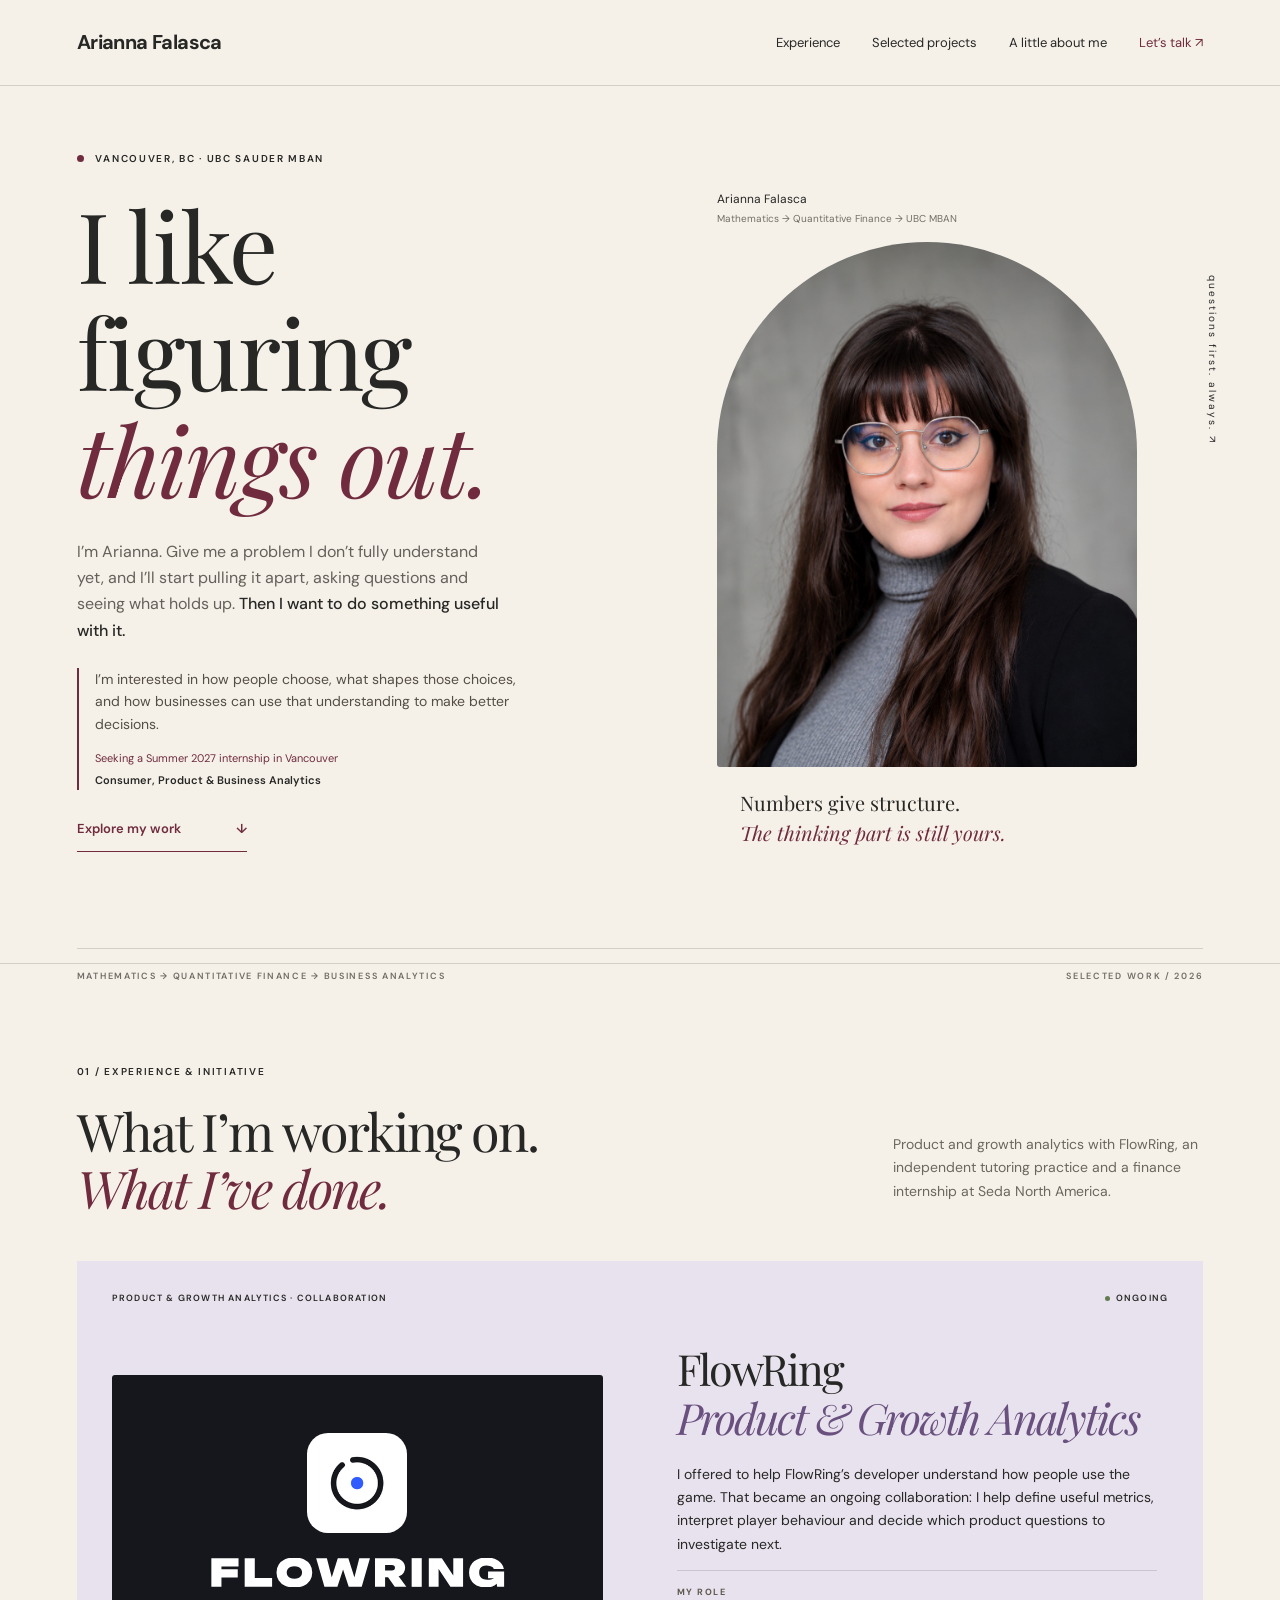
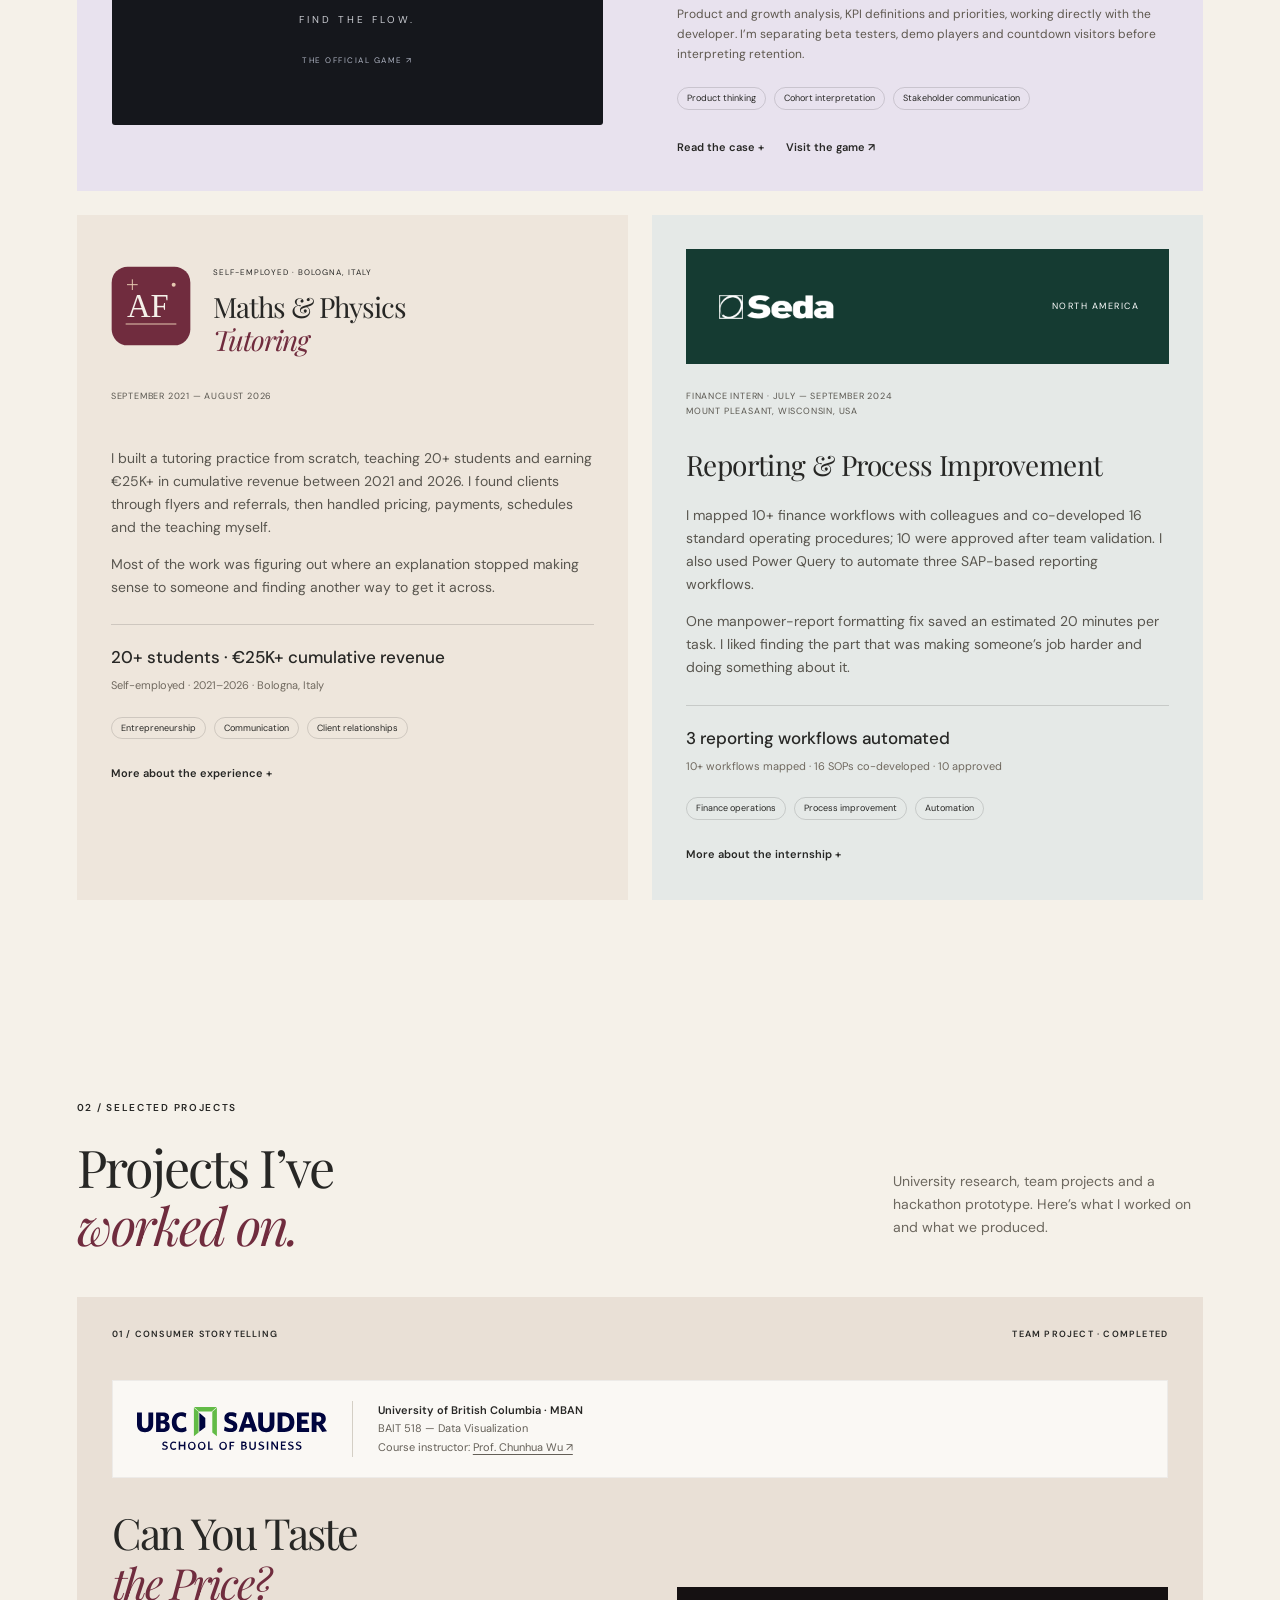
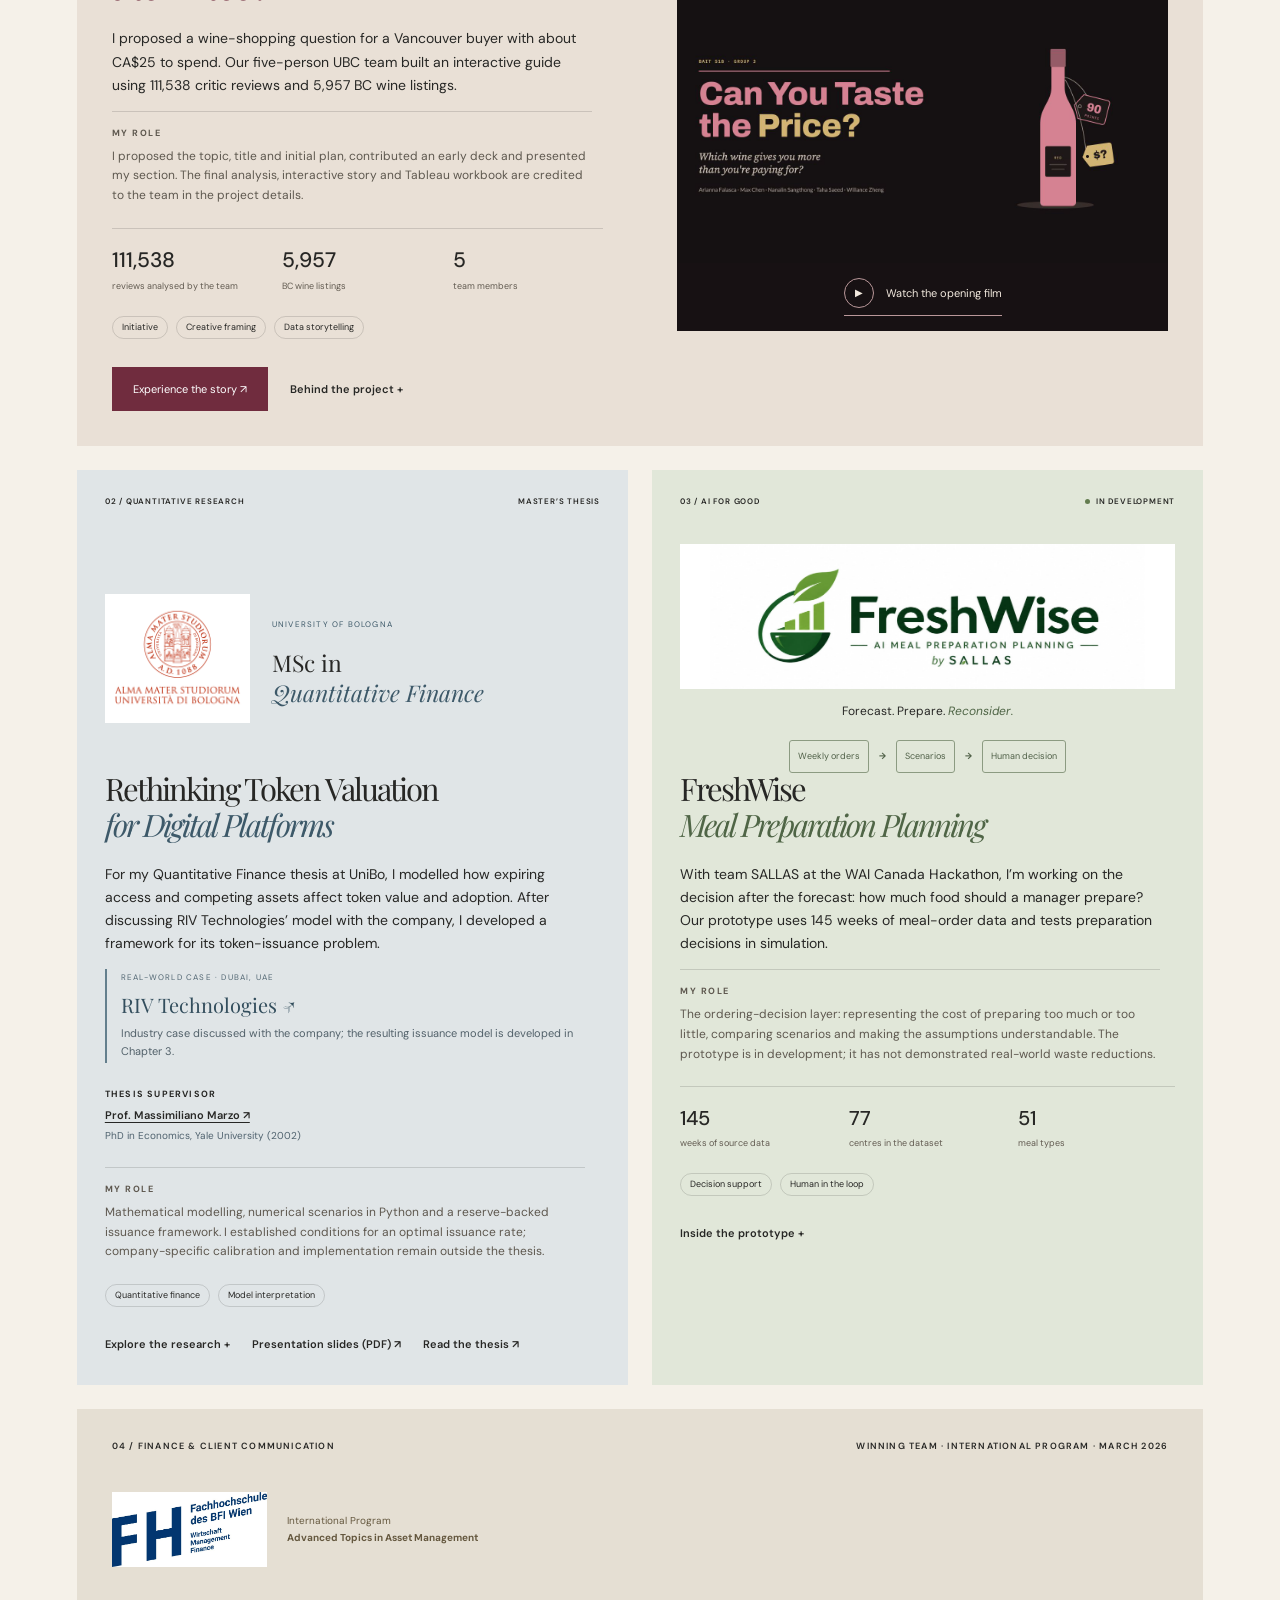
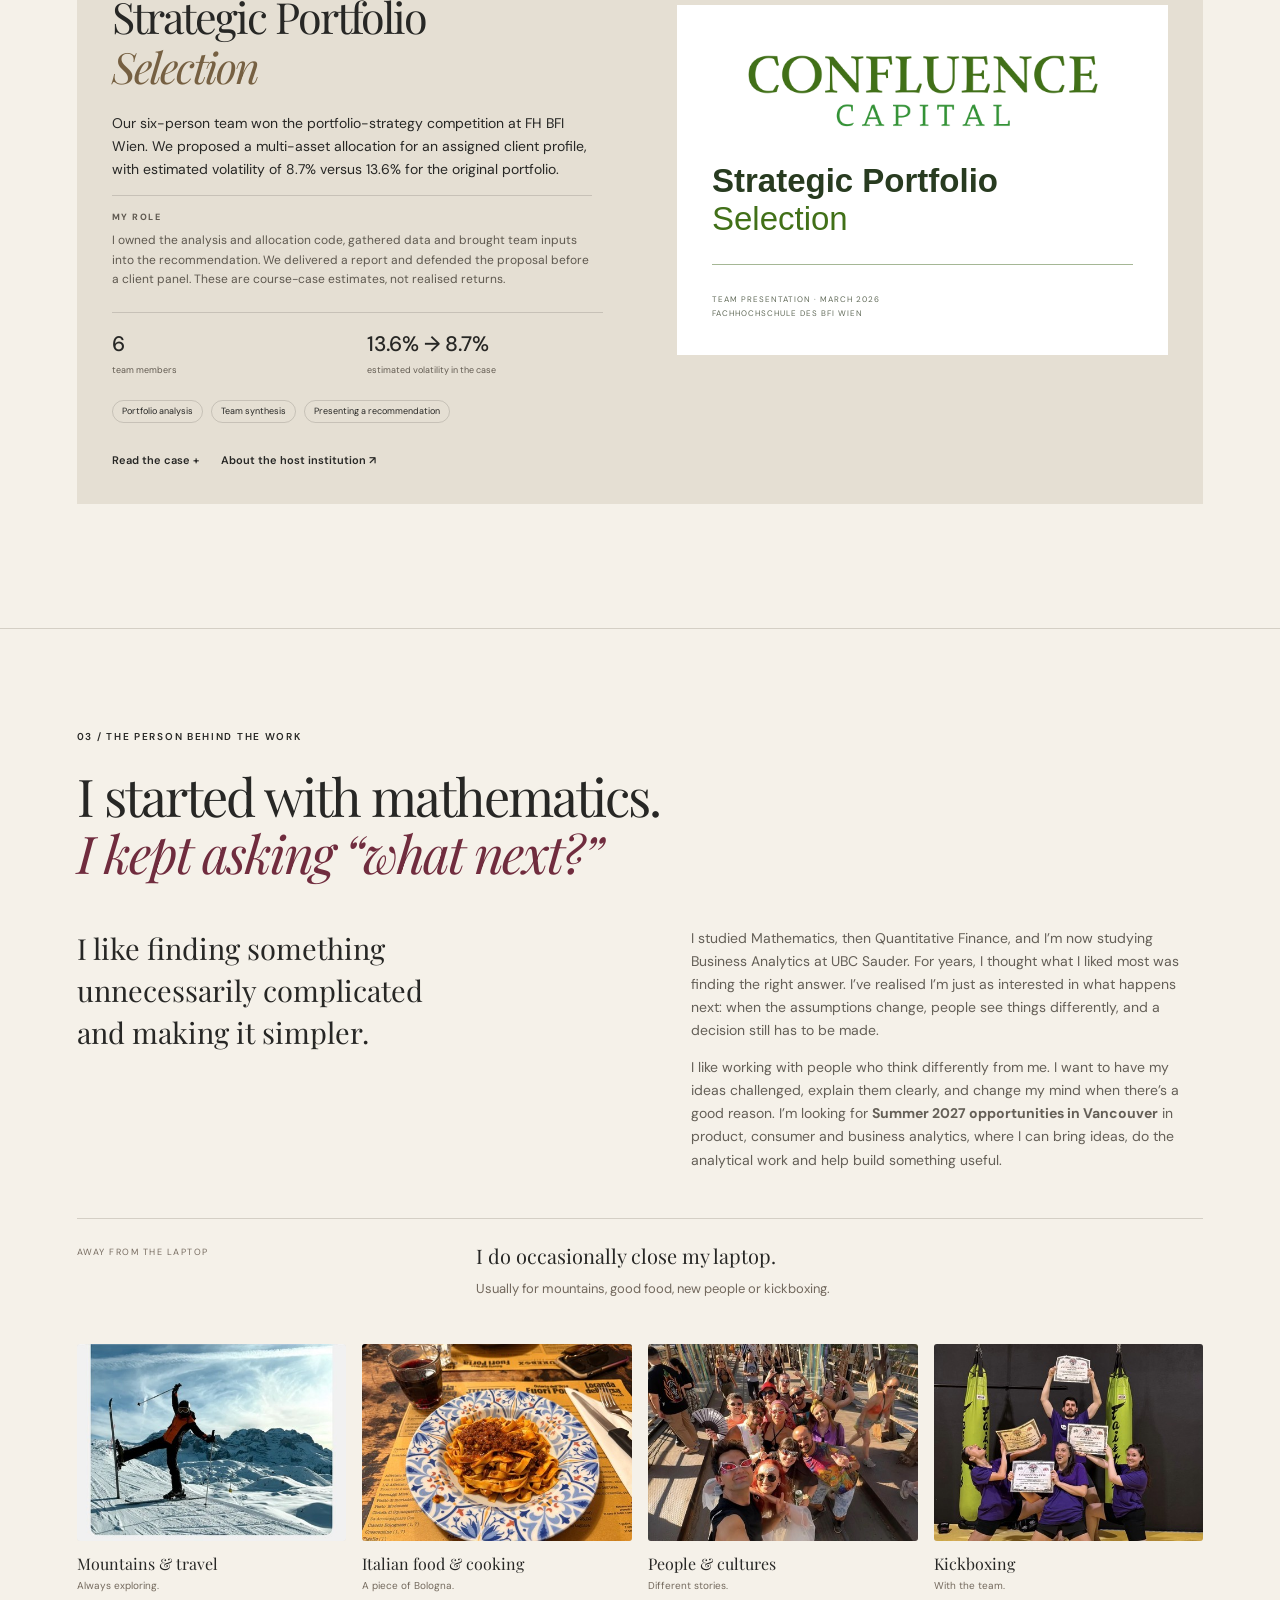
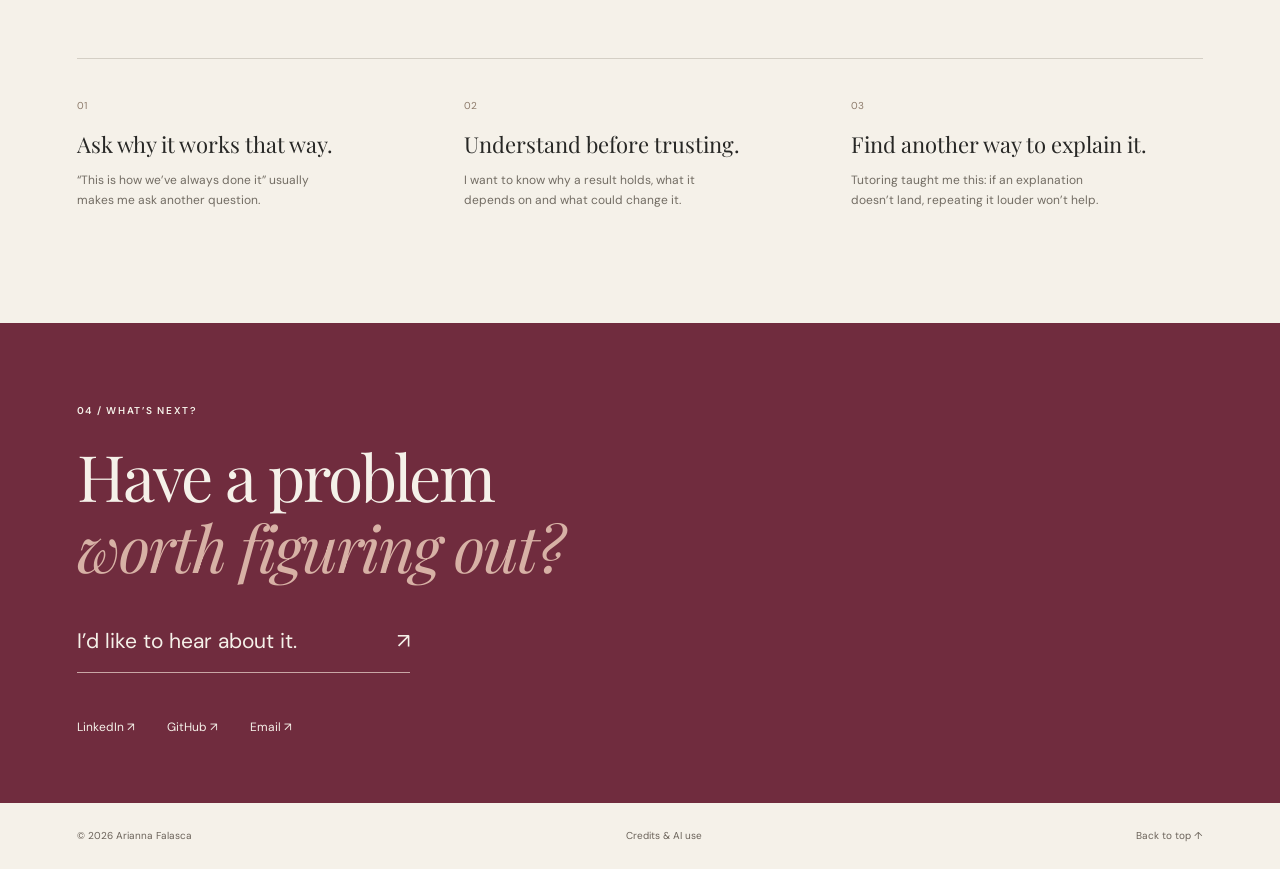
<file: index.html>
<!doctype html>
<html lang="en"><head><meta charset="utf-8"><meta name="viewport" content="width=device-width, initial-scale=1"><title>Arianna Falasca — I like figuring things out.</title><meta name="description" content="Mathematics, quantitative finance and business analytics. I like pulling unfamiliar problems apart and building something useful. Arianna Falasca, Vancouver."><meta property="og:title" content="Arianna Falasca — I like figuring things out."><meta property="og:description" content="A mathematical background, a lot of questions, and work that connects analysis with real decisions."><meta property="og:image" content="https://ariafalasca-ca.github.io/assets/arianna-headshot.png"><meta name="theme-color" content="#702c3e"><link rel="icon" href="assets/favicon.svg" type="image/svg+xml"><link rel="stylesheet" href="styles.css?v=20261106-recruiter"></head>
<body><a class="skip" href="#main">Skip to content</a><header><a class="wordmark" href="#">Arianna Falasca<span>AF.</span></a><nav aria-label="Main navigation"><a href="#experience">Experience</a><a href="#work">Selected projects</a><a href="#about">A little about me</a><a class="contact-nav" href="#contact">Let’s talk ↗</a></nav></header>
<main id="main"><section class="hero"><div class="hero-copy"><p class="eyebrow"><span class="dot"></span> VANCOUVER, BC · UBC SAUDER MBAN</p><h1>I like<br>figuring<br><em>things out.</em></h1><p class="intro">I’m Arianna. Give me a problem I don’t fully understand yet, and I’ll start pulling it apart, asking questions and seeing what holds up. <strong>Then I want to do something useful with it.</strong></p><div class="career-direction"><p>I’m interested in how people choose, what shapes those choices, and how businesses can use that understanding to make better decisions.</p><span>Seeking a Summer 2027 internship in Vancouver</span><strong>Consumer, Product & Business Analytics</strong></div><a class="text-link" href="#experience">Explore my work <span>↓</span></a></div><div class="portrait-wrap"><div class="portrait-label">Arianna Falasca<br><span>Mathematics → Quantitative Finance → UBC MBAN</span></div><img class="portrait" src="assets/arianna-headshot.png" width="1024" height="1536" alt="Portrait of Arianna Falasca"><p class="portrait-note">Numbers give structure.<br><em>The thinking part is still yours.</em></p><div class="orbit" aria-hidden="true">questions first. always. ↗</div></div><div class="hero-bottom"><span>MATHEMATICS → QUANTITATIVE FINANCE → BUSINESS ANALYTICS</span><span>SELECTED WORK / 2026</span></div></section>
<section class="experience section" id="experience"><div class="section-heading"><p class="eyebrow">01 / EXPERIENCE & INITIATIVE</p><h2>What I’m working on.<br><em>What I’ve done.</em></h2><p>Product and growth analytics with FlowRing, an independent tutoring practice and a finance internship at Seda North America.</p></div><article class="project flowring" id="flowring"><div class="project-top"><span>PRODUCT & GROWTH ANALYTICS · COLLABORATION</span><span class="status"><i></i> ONGOING</span></div><div class="project-grid"><a class="flow-visual official-flow" href="https://www.flowring.app/en/" target="_blank" rel="noopener" aria-label="Visit the official FlowRing website"><img class="flowring-symbol" src="assets/flowring-icon.png" width="100" height="100" alt=""><img class="flowring-wordmark" src="assets/flowring-wordmark.svg" width="7583" height="750" alt="FlowRing"><span class="flow-tagline">FIND THE FLOW.</span><span class="flow-site">THE OFFICIAL GAME ↗</span></a><div><h3>FlowRing<br><em>Product & Growth Analytics</em></h3><p>I offered to help FlowRing’s developer understand how people use the game. That became an ongoing collaboration: I help define useful metrics, interpret player behaviour and decide which product questions to investigate next.</p><p class="role"><b>My role</b>Product and growth analysis, KPI definitions and priorities, working directly with the developer. I’m separating beta testers, demo players and countdown visitors before interpreting retention.</p><div class="tags"><span>Product thinking</span><span>Cohort interpretation</span><span>Stakeholder communication</span></div><div class="actions"><button class="detail-link" data-case="flowring">Read the case +</button><a class="detail-link" href="https://www.flowring.app/en/" target="_blank" rel="noopener">Visit the game ↗</a></div></div></div></article><div class="experience-grid"><article class="experience-card tutoring"><div class="experience-brand"><img src="assets/tutoring-mark.svg" width="120" height="120" alt="AF tutoring monogram"><div><span>SELF-EMPLOYED · BOLOGNA, ITALY</span><h3>Maths & Physics<br><em>Tutoring</em></h3></div></div><p class="experience-date">SEPTEMBER 2021 — AUGUST 2026</p><p>I built a tutoring practice from scratch, teaching 20+ students and earning €25K+ in cumulative revenue between 2021 and 2026. I found clients through flyers and referrals, then handled pricing, payments, schedules and the teaching myself.</p><p>Most of the work was figuring out where an explanation stopped making sense to someone and finding another way to get it across.</p><div class="experience-fact"><strong>20+ students · €25K+ cumulative revenue</strong><span>Self-employed · 2021–2026 · Bologna, Italy</span></div><div class="tags"><span>Entrepreneurship</span><span>Communication</span><span>Client relationships</span></div><button class="detail-link" data-case="tutoring">More about the experience +</button></article><article class="experience-card seda"><div class="seda-brand"><a href="https://www.sedagroup.com/home-us" target="_blank" rel="noopener"><img src="assets/seda-logo.png" alt="Seda International Packaging Group"></a><span>NORTH AMERICA</span></div><p class="experience-date">FINANCE INTERN · JULY — SEPTEMBER 2024<br>MOUNT PLEASANT, WISCONSIN, USA</p><h4>Reporting & Process Improvement</h4><p>I mapped 10+ finance workflows with colleagues and co-developed 16 standard operating procedures; 10 were approved after team validation. I also used Power Query to automate three SAP-based reporting workflows.</p><p>One manpower-report formatting fix saved an estimated 20 minutes per task. I liked finding the part that was making someone’s job harder and doing something about it.</p><div class="experience-fact"><strong>3 reporting workflows automated</strong><span>10+ workflows mapped · 16 SOPs co-developed · 10 approved</span></div><div class="tags"><span>Finance operations</span><span>Process improvement</span><span>Automation</span></div><button class="detail-link" data-case="seda">More about the internship +</button></article></div></section><section id="work" class="work section"><div class="section-heading"><p class="eyebrow">02 / SELECTED PROJECTS</p><h2>Projects I’ve<br><em>worked on.</em></h2><p>University research, team projects and a hackathon prototype. Here’s what I worked on and what we produced.</p></div>
<article class="project wine" id="wine"><div class="project-top"><span>01 / CONSUMER STORYTELLING</span><span>TEAM PROJECT · COMPLETED</span></div><div class="course-identity"><img src="assets/ubc-sauder.svg" width="190" height="42.5" alt="UBC Sauder School of Business"><div><strong>University of British Columbia · MBAN</strong><span>BAIT 518 — Data Visualization</span><span>Course instructor: <a href="https://www.sauder.ubc.ca/people/chunhua-wu" target="_blank" rel="noopener">Prof. Chunhua Wu ↗</a></span></div></div><div class="project-grid"><div><h3>Can You Taste<br><em>the Price?</em></h3><p>I proposed a wine-shopping question for a Vancouver buyer with about CA$25 to spend. Our five-person UBC team built an interactive guide using 111,538 critic reviews and 5,957 BC wine listings.</p><p class="role"><b>My role</b>I proposed the topic, title and initial plan, contributed an early deck and presented my section. The final analysis, interactive story and Tableau workbook are credited to the team in the project details.</p><div class="fact-strip"><span><strong>111,538</strong>reviews analysed by the team</span><span><strong>5,957</strong>BC wine listings</span><span><strong>5</strong>team members</span></div><div class="tags"><span>Initiative</span><span>Creative framing</span><span>Data storytelling</span></div><div class="actions"><a class="button" href="projects/wine-story.html">Experience the story ↗</a><button class="detail-link" data-case="wine">Behind the project +</button></div></div><button class="wine-visual wine-cover-preview" data-case="wine-video" aria-label="Watch the Can You Taste the Price opening video"><img src="assets/wine-first-slide.png" width="1280" height="720" alt="Original first slide: Can You Taste the Price?, with the team names and wine bottle illustration"><span class="wine-play"><span aria-hidden="true">▶</span> Watch the opening film</span></button></div></article>
<div class="project-pair"><article class="project thesis" id="thesis"><div class="project-top"><span>02 / QUANTITATIVE RESEARCH</span><span>MASTER’S THESIS</span></div><div class="institution-visual"><img src="assets/unibo-seal.png" width="171" height="142" alt="Alma Mater Studiorum — Università di Bologna"><div><span>UNIVERSITY OF BOLOGNA</span><p>MSc in<br><em>Quantitative Finance</em></p></div></div><h3>Rethinking Token Valuation<br><em>for Digital Platforms</em></h3><p>For my Quantitative Finance thesis at UniBo, I modelled how expiring access and competing assets affect token value and adoption. After discussing RIV Technologies’ model with the company, I developed a framework for its token-issuance problem.</p><div class="industry-context"><span>REAL-WORLD CASE · DUBAI, UAE</span><a href="https://www.riv-technologies.com/" target="_blank" rel="noopener">RIV Technologies ↗</a><p>Industry case discussed with the company; the resulting issuance model is developed in Chapter 3.</p></div><p class="academic-credit"><b>Thesis supervisor</b><a href="https://www.unibo.it/sitoweb/massimiliano.marzo/cv-en" target="_blank" rel="noopener">Prof. Massimiliano Marzo ↗</a><span>PhD in Economics, Yale University (2002)</span></p><p class="role"><b>My role</b>Mathematical modelling, numerical scenarios in Python and a reserve-backed issuance framework. I established conditions for an optimal issuance rate; company-specific calibration and implementation remain outside the thesis.</p><div class="tags"><span>Quantitative finance</span><span>Model interpretation</span></div><div class="actions"><button class="detail-link" data-case="thesis">Explore the research +</button><a class="detail-link" href="assets/token-valuation-slides.pdf" target="_blank" rel="noopener">Presentation slides (PDF) ↗</a><a class="detail-link" href="assets/token-valuation-thesis.pdf" target="_blank" rel="noopener">Read the thesis ↗</a></div></article>
<article class="project freshwise" id="freshwise"><div class="project-top"><span>03 / AI FOR GOOD</span><span class="status"><i></i> IN DEVELOPMENT</span></div><div class="fresh-visual"><img class="freshwise-logo" src="assets/freshwise-logo.jpg" width="2048" height="683" alt="FreshWise — AI Meal Preparation Planning, by SALLAS"><p>Forecast. Prepare. <em>Reconsider.</em></p><div class="decision-flow"><span>Weekly orders</span><b>→</b><span>Scenarios</span><b>→</b><span>Human decision</span></div></div><h3>FreshWise<br><em>Meal Preparation Planning</em></h3><p>With team SALLAS at the WAI Canada Hackathon, I’m working on the decision after the forecast: how much food should a manager prepare? Our prototype uses 145 weeks of meal-order data and tests preparation decisions in simulation.</p><p class="role"><b>My role</b>The ordering-decision layer: representing the cost of preparing too much or too little, comparing scenarios and making the assumptions understandable. The prototype is in development; it has not demonstrated real-world waste reductions.</p><div class="fact-strip"><span><strong>145</strong>weeks of source data</span><span><strong>77</strong>centres in the dataset</span><span><strong>51</strong>meal types</span></div><div class="tags"><span>Decision support</span><span>Human in the loop</span></div><div class="actions"><button class="detail-link" data-case="freshwise">Inside the prototype +</button></div></article></div>
<article class="project vienna" id="vienna"><div class="project-top"><span>04 / FINANCE & CLIENT COMMUNICATION</span><span>WINNING TEAM · INTERNATIONAL PROGRAM · MARCH 2026</span></div><div class="project-grid"><div><div class="vienna-school"><img src="assets/bfi-vienna-logo.jpg" width="1181" height="570" alt="Fachhochschule des BFI Wien"><p>International Program<br><strong>Advanced Topics in Asset Management</strong></p></div><h3>Strategic Portfolio<br><em>Selection</em></h3><p>Our six-person team won the portfolio-strategy competition at FH BFI Wien. We proposed a multi-asset allocation for an assigned client profile, with estimated volatility of 8.7% versus 13.6% for the original portfolio.</p><p class="role"><b>My role</b>I owned the analysis and allocation code, gathered data and brought team inputs into the recommendation. We delivered a report and defended the proposal before a client panel. These are course-case estimates, not realised returns.</p><div class="fact-strip"><span><strong>6</strong>team members</span><span><strong>13.6% → 8.7%</strong>estimated volatility in the case</span></div><div class="tags"><span>Portfolio analysis</span><span>Team synthesis</span><span>Presenting a recommendation</span></div><div class="actions"><button class="detail-link" data-case="vienna">Read the case +</button><a class="detail-link" href="https://www.fh-vie.ac.at/en" target="_blank" rel="noopener">About the host institution ↗</a></div></div><div class="vienna-visual confluence-visual"><img src="assets/confluence-capital.svg" alt="Confluence Capital — original team logo" width="1029" height="272"><p>Strategic Portfolio<br><em>Selection</em></p><div class="vienna-rule"></div><small>TEAM PRESENTATION · MARCH 2026<br>FACHHOCHSCHULE DES BFI WIEN</small></div></div></article></section>
<section class="about section" id="about"><div><p class="eyebrow">03 / THE PERSON BEHIND THE WORK</p><h2>I started with mathematics.<br><em>I kept asking “what next?”</em></h2></div><div class="about-grid"><p class="about-lead">I like finding something unnecessarily complicated and making it simpler.</p><div><p>I studied Mathematics, then Quantitative Finance, and I’m now studying Business Analytics at UBC Sauder. For years, I thought what I liked most was finding the right answer. I’ve realised I’m just as interested in what happens next: when the assumptions change, people see things differently, and a decision still has to be made.</p><p>I like working with people who think differently from me. I want to have my ideas challenged, explain them clearly, and change my mind when there’s a good reason. I’m looking for <strong>Summer 2027 opportunities in Vancouver</strong> in product, consumer and business analytics, where I can bring ideas, do the analytical work and help build something useful.</p></div></div><div class="personal-note personal-hobbies"><span>AWAY FROM THE LAPTOP</span><div><p>I do occasionally close my laptop.</p><p class="hobby-intro">Usually for mountains, good food, new people or kickboxing.</p></div><div class="hobby-photos"><figure><img src="assets/hobby-mountains.jpg" width="480" height="350" loading="lazy" alt="A ski jump against a snowy mountain landscape"><figcaption>Mountains & travel<span>Always exploring.</span></figcaption></figure><figure><img src="assets/hobby-food.jpg" width="480" height="350" loading="lazy" alt="Tagliatelle with ragù in Bologna"><figcaption>Italian food & cooking<span>A piece of Bologna.</span></figcaption></figure><figure><img src="assets/hobby-people.jpg" width="480" height="350" loading="lazy" alt="Arianna with a group of friends while travelling"><figcaption>People & cultures<span>Different stories.</span></figcaption></figure><figure><img src="assets/hobby-kickboxing.jpg" width="480" height="350" loading="lazy" alt="Arianna’s kickboxing team celebrating with certificates"><figcaption>Kickboxing<span>With the team.</span></figcaption></figure></div></div><div class="principles"><div><span>01</span><h4>Ask why it works that way.</h4><p>“This is how we’ve always done it” usually makes me ask another question.</p></div><div><span>02</span><h4>Understand before trusting.</h4><p>I want to know why a result holds, what it depends on and what could change it.</p></div><div><span>03</span><h4>Find another way to explain it.</h4><p>Tutoring taught me this: if an explanation doesn’t land, repeating it louder won’t help.</p></div></div></section>
<section class="contact section" id="contact"><p class="eyebrow">04 / WHAT’S NEXT?</p><h2>Have a problem<br><em>worth figuring out?</em></h2><a class="email" href="mailto:ariafalasca@gmail.com">I’d like to hear about it. <span>↗</span></a><div class="contact-links"><a href="https://www.linkedin.com/in/ariannafalasca" target="_blank" rel="noopener">LinkedIn ↗</a><a href="https://github.com/ariafalasca-ca" target="_blank" rel="noopener">GitHub ↗</a><a href="mailto:ariafalasca@gmail.com">Email ↗</a></div></section></main><footer><span>© 2026 Arianna Falasca</span><button data-case="credits">Credits & AI use</button><a href="#">Back to top ↑</a></footer><dialog id="case-dialog" aria-labelledby="dialog-title"><button class="close" aria-label="Close project details">×</button><div id="dialog-content"></div></dialog><script src="script.js?v=20261106-recruiter"></script></body></html>
</file>
<file: styles.css>
@import url('https://fonts.googleapis.com/css2?family=DM+Sans:wght@400;500;600;700&family=Manrope:wght@400;500;600;700&family=Playfair+Display:ital,wght@0,400;0,500;0,600;1,400;1,500&display=swap');
:root{--paper:#f5f1e9;--ink:#272725;--wine:#702c3e;--line:#d4cfc5;--serif:'Playfair Display',Georgia,serif;--sans:'DM Sans',Arial,sans-serif}*{box-sizing:border-box}html{scroll-behavior:smooth;scroll-padding-top:85px}body{margin:0;background:var(--paper);color:var(--ink);font:16px/1.65 var(--sans)}a{color:inherit;text-decoration:none}button{font:inherit;color:inherit;cursor:pointer}a,button{-webkit-tap-highlight-color:transparent}a:focus-visible,button:focus-visible{outline:3px solid #ac7940;outline-offset:5px}header{display:flex;align-items:center;justify-content:space-between;max-width:1440px;margin:auto;padding:26px 6%;border-bottom:1px solid var(--line)}.wordmark{font-weight:700;letter-spacing:-.6px;font-size:20px}.wordmark span{display:none}nav{display:flex;gap:32px;font-size:13px}nav a:hover,.detail-link:hover{text-decoration:underline;text-underline-offset:6px}.contact-nav{color:var(--wine)}.hero{position:relative;max-width:1440px;margin:auto;padding:65px 6% 0;display:grid;grid-template-columns:1.2fr 1fr;gap:5%}.eyebrow,.project-top,.hero-bottom,.visual-caption,.wine-visual-foot{font-size:10px;font-weight:600;letter-spacing:1.7px}.eyebrow{margin:0 0 22px}.dot{display:inline-block;width:7px;height:7px;border-radius:50%;background:var(--wine);margin-right:8px}h1,h2,h3,p{margin-top:0}h1,h2,h3{font-family:var(--serif);font-weight:400;letter-spacing:-2px;line-height:1.1}h1{font-size:clamp(64px,7.6vw,112px);margin-bottom:28px}em{font-weight:400;color:var(--wine)}.intro{max-width:425px;color:#64615b;font-size:16px}.intro strong{font-weight:500;color:var(--ink)}.text-link{display:inline-flex;gap:55px;padding:12px 0;border-bottom:1px solid var(--wine);font-size:13px;font-weight:600;color:var(--wine)}.portrait-wrap{position:relative;padding-top:35px;align-self:center}.portrait-label{font-size:12px;line-height:1.6;margin-bottom:14px}.portrait-label span{font-size:10px;color:#736d65}.portrait{display:block;width:100%;max-width:420px;height:385px;object-fit:cover;object-position:center top;border-radius:180px 180px 3px 3px}.portrait-note{font:20px/1.5 var(--serif);margin:21px 0 0 23px}.orbit{position:absolute;right:-17px;top:120px;writing-mode:vertical-rl;font-size:10px;letter-spacing:2px}.hero-bottom{grid-column:1/-1;border-top:1px solid var(--line);margin-top:55px;padding:20px 0;display:flex;justify-content:space-between;font-size:9px;color:#716d66}.section{max-width:1440px;margin:auto;padding:100px 6%}.section-heading{display:grid;grid-template-columns:1fr 1fr;margin-bottom:44px;align-items:end}.section-heading>.eyebrow{grid-column:1/-1}h2{font-size:52px;margin:0}.section-heading>p:last-child{max-width:310px;justify-self:end;font-size:14px;color:#6c675e}.project{padding:30px 35px 35px;margin-bottom:24px}.project-top{display:flex;justify-content:space-between;gap:20px;font-size:9px;letter-spacing:1.2px;margin-bottom:38px}.project-grid{display:grid;grid-template-columns:1fr 1fr;gap:7%;align-items:center}h3{font-size:43px;line-height:1.16;margin-bottom:20px}.project p{font-size:14px;max-width:480px}.project-hook{font-family:var(--serif);font-size:19px!important}.role{font-size:12px!important;padding-top:14px;border-top:1px solid #0002;color:#5e584f}.role b{display:block;font-size:9px;letter-spacing:1.5px;text-transform:uppercase;margin-bottom:6px}.tags{display:flex;gap:8px;flex-wrap:wrap;margin-top:22px}.tags span{border:1px solid #0002;padding:3px 9px;border-radius:30px;font-size:9px}.actions{display:flex;gap:22px;align-items:center;flex-wrap:wrap;margin-top:28px}.button{padding:12px 20px;background:var(--wine);color:white;font-size:11px;border:1px solid var(--wine);transition:background .2s}.button:hover{background:#4b1927}.detail-link{background:none;border:0;padding:0;font-size:11px;font-weight:600}.wine{background:#e9e0d6}.wine-visual{height:390px;background:var(--wine);color:#f6e7d0;position:relative;padding:35px;overflow:hidden}.wine-title{font:38px/1.1 var(--serif);position:relative;z-index:2}.wine-title em{color:#d9b3a3;font-size:32px}.wine-glass{position:absolute;width:138px;height:180px;border:1.5px solid #d0a4a0;border-radius:5px 5px 70px 70px;right:45px;top:95px;transform:rotate(14deg)}.wine-glass:after{content:'';position:absolute;width:1px;height:90px;background:#d0a4a0;left:68px;top:179px}.wine-glass:before{content:'';position:absolute;width:80px;height:1px;background:#d0a4a0;left:29px;top:269px}.wine-glass div{position:absolute;inset:72px 7px 7px;background:#a65364;border-radius:0 0 65px 65px}.wine-visual-foot{position:absolute;bottom:24px;left:30px;right:30px;display:flex;justify-content:space-between;font-size:8px}.project-pair{display:grid;grid-template-columns:1fr 1fr;gap:24px}.project-pair .project{padding:25px 28px 32px}.project-pair h3{font-size:34px}.project-pair .project-top{font-size:8px;letter-spacing:.8px}.thesis{background:#e0e5e7}.thesis em{color:#3d5969}.freshwise{background:#e1e7d9}.freshwise em{color:#4f6546}.research-visual{height:225px;padding:10px 5px 20px}.formula{font:italic 20px var(--serif);color:#3d5969}.research-visual svg{width:100%;height:165px;overflow:visible}.research-visual path{stroke:#3d5969;stroke-width:2;fill:none}.research-visual .curve-two{stroke:#81939b;stroke-dasharray:5 5}.research-visual .axis{stroke-width:1;stroke:#73848d}.research-visual text{font:10px var(--sans);fill:#4c626f}.visual-caption{display:block;font-size:7px;letter-spacing:1px;color:#536a75}.fresh-visual{height:225px;display:flex;flex-direction:column;justify-content:center;align-items:center}.fresh-mark{font:44px/1 var(--serif);color:#3e5438;letter-spacing:-2px}.fresh-mark span{font-style:italic}.fresh-mark sup{font:20px var(--sans);vertical-align:top;margin-left:4px}.fresh-visual p{font-size:12px;margin:12px 0 25px}.decision-flow{display:flex;align-items:center;gap:10px;font-size:9px;color:#506148}.decision-flow span{padding:8px;border:1px solid #8c9b82;border-radius:3px}.status{white-space:nowrap}.status i{display:inline-block;width:5px;height:5px;background:#637c4f;border-radius:50%;margin-right:3px}.flowring{background:#e8e2ee}.flowring em{color:#69507f}.flow-visual{height:350px;position:relative;overflow:hidden;display:flex;align-items:center;justify-content:center}.ring{position:absolute;width:230px;height:230px;border:1px solid #947eab;border-radius:50%;transform:rotate(-25deg) scaleX(.7)}.r2{transform:rotate(35deg) scaleX(.7)}.r3{transform:rotate(95deg) scaleX(.7)}.flow-center{font:38px var(--serif);color:#543c6b;text-align:center;z-index:1;background:#e8e2eeaa;padding:10px}.flow-center span{display:block;font:7px var(--sans);letter-spacing:1px;margin-top:8px}.flow-label{position:absolute;font-size:9px;background:#e8e2ee;padding:4px 8px;color:#5f4977}.l1{top:25px;left:20px}.l2{right:10px;top:115px}.l3{bottom:20px;left:80px}.about{border-top:1px solid var(--line)}.about h2{max-width:800px}.about-grid{display:grid;grid-template-columns:1fr 1fr;gap:9%;margin-top:45px}.about-grid p{font-size:14px;color:#645f57}.about-grid .about-lead{font:29px/1.45 var(--serif);color:var(--ink);max-width:390px}.principles{display:grid;grid-template-columns:repeat(3,1fr);gap:35px;border-top:1px solid var(--line);padding-top:32px;margin-top:42px}.principles span{color:#8c7a6a;font-size:10px}.principles h4{font:22px var(--serif);margin:12px 0}.principles p{font-size:12px;max-width:250px;color:#726c63}.contact{background:var(--wine);color:var(--paper);max-width:none;padding-top:80px;padding-bottom:65px}.contact h2{font-size:64px;max-width:1000px}.contact em{color:#d7b1a5}.email{display:inline-flex;gap:100px;font-size:21px;border-bottom:1px solid #c9a7a6;padding:22px 0 13px;margin-top:20px}.contact-links{display:flex;gap:32px;margin-top:45px;font-size:12px}footer{padding:25px 6%;display:flex;justify-content:space-between;font-size:10px;color:#6a6259}footer button{font-size:10px;border:0;background:none;padding:0}.skip{position:absolute;top:-100px;background:white;padding:10px;z-index:10}.skip:focus{top:0}dialog{border:0;background:var(--paper);color:var(--ink);width:min(760px,90vw);max-height:85vh;padding:55px;box-shadow:0 25px 100px #0003}dialog::backdrop{background:#201b24b3;backdrop-filter:blur(5px)}dialog h2{font-size:38px;margin-bottom:25px}dialog h4{font-size:12px;text-transform:uppercase;letter-spacing:1px;margin:25px 0 8px}dialog p,dialog li{font-size:14px;color:#5b554d}dialog a{text-decoration:underline;text-underline-offset:4px;color:var(--wine)}.close{position:absolute;right:16px;top:10px;background:none;border:0;font-size:30px}.modal-image{width:100%;margin-top:15px}body.modal-open{overflow:hidden}@media(min-width:1500px){.contact{padding-left:calc((100vw - 1268px)/2)}}@media(max-width:800px){header{padding:20px 6%}nav{gap:16px;font-size:11px}.wordmark{font-size:16px}.hero{padding-top:45px;gap:25px}.portrait{height:300px}.portrait-note{font-size:16px;margin-left:0}.orbit{display:none}h1{font-size:70px}.intro{font-size:14px}.hero-bottom{font-size:7px}.section{padding:65px 6%}h2{font-size:40px}.project{padding:25px}.project-grid{gap:25px}h3{font-size:34px}.wine-visual{height:350px;padding:22px}.wine-title{font-size:29px}.wine-title em{font-size:25px}.wine-glass{right:30px;top:90px;transform:rotate(14deg) scale(.8)}.project-pair{gap:16px}.project-pair .project{padding:22px}.project-pair h3{font-size:28px}.project-top{flex-direction:column;gap:5px;margin-bottom:25px}.decision-flow{gap:5px;font-size:7px}.decision-flow span{padding:5px}.flow-visual{height:300px}.contact h2{font-size:50px}}@media(max-width:560px){nav{gap:17px}.wordmark{font-size:0}.wordmark span{display:block;font-size:23px;font-family:var(--serif);color:var(--wine)}.contact-nav{display:none}.hero{grid-template-columns:1fr;padding-top:35px}h1{font-size:76px;line-height:1.02;letter-spacing:-3px}.hero-copy{position:relative}.eyebrow{font-size:8px;letter-spacing:1.3px}.intro{max-width:340px}.portrait-wrap{padding-top:0;display:grid;grid-template-columns:1fr 1fr;align-items:center;gap:15px;margin-top:10px}.portrait-label{display:none}.portrait{height:210px;grid-column:1;grid-row:1;max-width:210px;border-radius:100px 100px 2px 2px}.portrait-note{grid-column:2;grid-row:1;font-size:18px}.hero-bottom{margin-top:20px;gap:10px;align-items:center}.hero-bottom span:first-child{max-width:210px}.section-heading{grid-template-columns:1fr;gap:20px}.section-heading>p:last-child{justify-self:start;max-width:280px;margin:0}.section-heading>.eyebrow{margin:0}h2{font-size:38px}.project-grid,.project-pair,.about-grid{grid-template-columns:1fr}.wine .project-grid>div:first-child{order:2}.wine-visual{height:300px}.wine-title{font-size:34px}.wine-glass{right:40px;top:50px}.project{padding:23px 21px;margin-bottom:20px}.project-pair{gap:0}.project-pair .project{padding:25px 21px}.project-pair h3{font-size:33px}.project-top{flex-direction:row;flex-wrap:wrap;font-size:8px}.project-pair .project-top{font-size:7px}.research-visual,.fresh-visual{height:210px;margin-bottom:15px}.decision-flow{font-size:9px;gap:9px}.flow-visual{height:280px}.flowring .project-grid{gap:15px}.about-grid{gap:15px;margin-top:30px}.about-grid .about-lead{font-size:27px}.principles{grid-template-columns:1fr;gap:20px}.principles>div{border-bottom:1px solid var(--line);padding-bottom:15px}.principles p{max-width:none}.contact h2{font-size:43px}.contact{padding:60px 6%}.email{font-size:20px;gap:65px}footer{flex-wrap:wrap;gap:18px;font-size:9px}dialog{padding:45px 25px 25px}dialog h2{font-size:31px}.actions{gap:20px}}@media(prefers-reduced-motion:reduce){html{scroll-behavior:auto}*{transition:none!important}}

/* Project identities: official assets, with proportions preserved. */
.freshwise-logo{display:block;width:100%;height:auto;max-height:145px;object-fit:contain;background:#fff}
.fresh-visual{gap:8px}.fresh-visual p{margin:5px 0 10px}
.official-flow{background:#15171c;border-radius:3px;flex-direction:column;gap:25px;padding:35px;transition:background .2s}
.official-flow:hover{background:#20232b}.flowring-symbol{width:100px;height:100px;object-fit:contain}
.flowring-wordmark{width:85%;height:auto;max-width:300px;object-fit:contain}
.flow-tagline{font-size:10px;color:#c9cbd1;letter-spacing:3px}.flow-site{font-size:8px;color:#aeb3c1;letter-spacing:1.5px}
.case-brand{width:100%;height:auto;margin:0 0 20px}.team-brand{display:flex;align-items:center;gap:18px;margin:24px 0;font-size:12px;color:#5b554d}.team-brand img{width:110px;height:auto;border-radius:3px}
@media(max-width:560px){.official-flow{height:300px}.flowring-symbol{width:85px;height:85px}.freshwise-logo{max-height:125px}.fresh-visual{height:220px}}

.flowring-symbol{border-radius:21px}

/* A personal aside, grounded in the work beyond the projects. */
.personal-note{display:grid;grid-template-columns:1fr 2fr;gap:35px;margin-top:32px;padding:22px 0;border-top:1px solid var(--line)}
.personal-note>span{font-size:9px;letter-spacing:1.5px;color:#776c61;padding-top:4px}
.personal-note p{font:20px/1.5 var(--serif);margin:0;max-width:620px}
@media(max-width:560px){.personal-note{grid-template-columns:1fr;gap:10px}.personal-note p{font-size:19px}.contact .email{gap:25px;font-size:18px}}

.institution-visual{height:225px;display:flex;gap:22px;align-items:center;margin-bottom:0}
.institution-visual img{width:145px;height:auto;background:#fff;flex-shrink:0;padding:8px}
.institution-visual>div>span{font-size:8px;letter-spacing:1.2px;color:#3d5969}
.institution-visual p{font:23px/1.3 var(--serif);margin:12px 0 0}.institution-visual p em{color:#3d5969}
.academic-credit{font-size:11px!important;margin:0 0 22px}.academic-credit>b{display:block;font-size:9px;text-transform:uppercase;letter-spacing:1.2px;margin-bottom:5px}.academic-credit a{font-weight:600;text-decoration:underline;text-underline-offset:3px}.academic-credit span{display:block;font-size:10px;color:#4f626e;margin-top:4px}
.thesis-institution{display:flex;align-items:center;gap:20px;margin:25px 0;padding:15px;background:#fff}.thesis-institution img{width:110px;height:auto}.thesis-institution p{font-size:12px;line-height:1.8;margin:0}
@media(max-width:800px){.institution-visual{gap:12px}.institution-visual img{width:110px}.institution-visual p{font-size:20px}}
@media(max-width:560px){.institution-visual{height:210px;gap:20px}.institution-visual img{width:130px}.institution-visual p{font-size:23px}.thesis-institution{flex-direction:column;align-items:flex-start}.thesis-institution p{font-size:12px}}

.course-identity{display:flex;align-items:center;gap:25px;padding:20px 24px;margin:0 0 30px;background:#faf8f4;border:1px solid #0000000d}
.course-identity img{display:block;width:190px;height:auto;flex-shrink:0}.course-identity>div{border-left:1px solid #d4cfc5;padding-left:25px;font-size:11px;line-height:1.7}.course-identity strong{font-weight:600}.course-identity span{display:block;color:#645f57}.course-identity a{text-decoration:underline;text-underline-offset:3px}
dialog .course-identity{align-items:flex-start;gap:18px;padding:18px}dialog .course-identity img{width:145px}dialog .course-identity>div{padding-left:18px;font-size:10px}
@media(max-width:560px){.course-identity,dialog .course-identity{flex-direction:column;gap:16px;padding:19px}.course-identity>div,dialog .course-identity>div{border-left:0;border-top:1px solid #d4cfc5;padding:12px 0 0;width:100%}.course-identity img{width:190px}}

.industry-context{border-left:2px solid #647f8d;padding:2px 0 2px 14px;margin:0 0 24px}.industry-context>span{display:block;font-size:8px;letter-spacing:1.2px;color:#526773}.industry-context>a{display:inline-block;font:20px var(--serif);margin:7px 0;color:#334e5d}.industry-context>p{font-size:11px;line-height:1.6;margin:0;color:#52616a}.source-note{font-size:11px!important}
.vienna{background:#e5dfd3}.vienna em{color:#766042}.vienna-visual{height:350px;background:#302e28;color:#f0e8d8;padding:35px;display:flex;flex-direction:column;justify-content:space-between}.vienna-visual>span{font-size:9px;letter-spacing:2px;color:#c8ba9c}.vienna-visual p{font:38px/1.2 var(--serif);margin:20px 0}.vienna-visual em{color:#d0b78e}.vienna-visual small{font-size:8px;letter-spacing:1px;line-height:1.8}.vienna-rule{height:1px;background:#8e806b;margin-bottom:20px}.experience{border-top:1px solid var(--line)}.experience-grid{display:grid;grid-template-columns:1fr 1fr;gap:24px}.experience-card{padding:34px;background:#eee6dc}.experience-card.seda{background:#e5e9e7}.experience-brand{display:flex;gap:22px;align-items:center;min-height:115px}.experience-brand img{width:80px;height:80px}.experience-brand h3{font-size:28px;letter-spacing:-1px;margin:8px 0 0}.experience-brand span{font-size:8px;letter-spacing:1px}.experience-date{font-size:9px!important;letter-spacing:.8px;color:#6a645b;margin:25px 0;min-height:33px}.experience-card h4{font:31px/1.25 var(--serif);margin:0 0 22px;letter-spacing:-.6px}.experience-card>p{font-size:14px;color:#59564f}.experience-fact{margin-top:25px;border-top:1px solid #0002;padding-top:18px}.experience-fact strong{display:block;font-size:17px;font-weight:500}.experience-fact span{display:block;font-size:11px;color:#70695f;margin-top:5px}.experience-card>.detail-link{margin-top:25px}.seda-brand{background:#153b32;min-height:115px;padding:20px 30px;display:flex;align-items:center;justify-content:space-between;gap:25px}.seda-brand img{display:block;width:135px;height:auto}.seda-brand span{color:#fff;font-size:9px;letter-spacing:1.5px;max-width:90px}.tutoring .experience-date{margin-top:25px}@media(max-width:800px){nav{gap:18px}.experience-card{padding:25px}.experience-brand{gap:15px}.experience-brand h3{font-size:24px}.seda-brand{padding:20px;gap:15px}.seda-brand img{width:100px}.seda-brand span{font-size:8px}.vienna-visual{padding:25px}.vienna-visual p{font-size:31px}}@media(max-width:560px){nav{gap:12px;font-size:10px}.experience-grid{grid-template-columns:1fr}.experience-brand h3{font-size:28px}.seda-brand img{width:140px}.seda-brand span{font-size:9px}.vienna-visual{height:310px}.experience-card h4{font-size:29px}}

.vienna-school{display:flex;gap:20px;align-items:center;margin-bottom:25px}.vienna-school img{width:155px;height:auto;background:white}.vienna-school p{font-size:10px;margin:0;color:#65583f;line-height:1.7}.bfi-case-logo{display:block;width:200px;height:auto;margin:10px 0 25px}@media(max-width:560px){.vienna-school{gap:14px}.vienna-school img{width:130px}.vienna-school p{font-size:9px}}

.wine-cover-preview{border:0;display:flex;flex-direction:column;align-items:center;justify-content:center;background:#f5efe4;width:100%;padding:16px 20px 22px;gap:14px;height:430px;color:var(--wine)}.wine-cover-preview>img{display:block;height:340px;max-width:100%;width:auto;object-fit:contain}.wine-play{display:inline-flex;align-items:center;gap:12px;border-bottom:1px solid #702c3e55;padding:7px 0;font-size:11px}.wine-play>span{display:grid;place-items:center;width:30px;height:30px;border:1px solid #702c3e55;border-radius:50%;font-size:10px}.wine-cover-preview:hover .wine-play{border-color:var(--wine)}.wine-video-player{display:block;width:100%;max-height:60vh;aspect-ratio:16/9;background:#171113;object-fit:contain;margin:20px 0}.wine-video-player[poster]{object-fit:contain}@media(max-width:560px){.wine-cover-preview{height:350px}.wine-cover-preview>img{height:270px}}

.wine-cover-preview{height:auto;min-height:0;padding:0 0 15px;background:#171113;color:#f3eadf;gap:8px}.wine-cover-preview>img{width:100%;height:auto;max-width:100%;aspect-ratio:16/9;object-fit:contain}.wine-cover-preview .wine-play{border-color:#b99799}.wine-cover-preview .wine-play>span{border-color:#b99799}.confluence-visual{background:#fff;color:#283b20;height:350px}.confluence-visual>img{width:100%;height:auto;max-height:95px;object-fit:contain}.confluence-visual p{font-family:Arial,sans-serif;font-size:33px;font-weight:600;line-height:1.15}.confluence-visual em{font-style:normal;color:#417018}.confluence-visual .vienna-rule{background:#a5b795}.confluence-visual small{color:#626b59}.confluence-case-logo{width:240px;height:auto;max-width:100%;display:block;margin:5px 0 20px}@media(max-width:560px){.wine-cover-preview{height:auto}.wine-cover-preview>img{height:auto}.confluence-visual{height:310px}}

.personal-hobbies .hobby-intro{font:13px/1.6 var(--sans);margin-top:8px;color:#72685d}.hobby-photos{grid-column:1/-1;display:grid;grid-template-columns:repeat(4,minmax(0,1fr));gap:16px;margin-top:10px}.hobby-photos figure{margin:0}.hobby-photos img{display:block;width:100%;height:auto;aspect-ratio:480/350;object-fit:contain;background:#e9e2d7;border-radius:3px}.hobby-photos figcaption{font:16px var(--serif);margin-top:12px}.hobby-photos figcaption span{display:block;font:10px/1.6 var(--sans);color:#73695d;margin-top:4px}@media(max-width:560px){.hobby-photos{grid-template-columns:repeat(2,minmax(0,1fr));gap:20px 12px}.hobby-photos figcaption{font-size:15px}.personal-hobbies .hobby-intro{font-size:12px}}
/* Keep the same half-length portrait at every screen width. */
.portrait{width:100%;height:auto;aspect-ratio:4/5;object-fit:cover;object-position:center top;border-radius:50% 50% 3px 3px / 40% 40% 3px 3px}
@media(max-width:800px){.portrait{height:auto;aspect-ratio:4/5}}
@media(max-width:560px){.portrait{height:auto;aspect-ratio:4/5;border-radius:50% 50% 3px 3px / 40% 40% 3px 3px}}

.career-direction{max-width:445px;border-left:2px solid var(--wine);padding:0 0 0 16px;margin:24px 0 16px}.career-direction p{font-size:14px;line-height:1.6;margin:0 0 14px;color:#554e47}.career-direction span{display:block;font-size:11px;color:var(--wine)}.career-direction strong{display:block;font-size:11px;font-weight:600;margin-top:4px}@media(max-width:560px){.career-direction p{font-size:13px}.career-direction{margin-top:20px}}

.fact-strip{display:flex;gap:20px;flex-wrap:wrap;margin-top:22px;padding-top:18px;border-top:1px solid #0002}.fact-strip>span{display:block;font-size:9px;line-height:1.6;color:#625b51;flex:1;min-width:90px}.fact-strip strong{display:block;font-size:21px;font-weight:500;line-height:1.3;color:var(--ink);margin-bottom:5px}.project-pair .fact-strip{gap:12px}.project-pair .fact-strip strong{font-size:20px}.project-pair h3{font-size:31px}.experience-card h4{font-size:28px}dialog li{margin-bottom:9px}@media(max-width:560px){.fact-strip{gap:14px}.fact-strip strong{font-size:20px}.project-pair h3{font-size:30px}}
</file>
